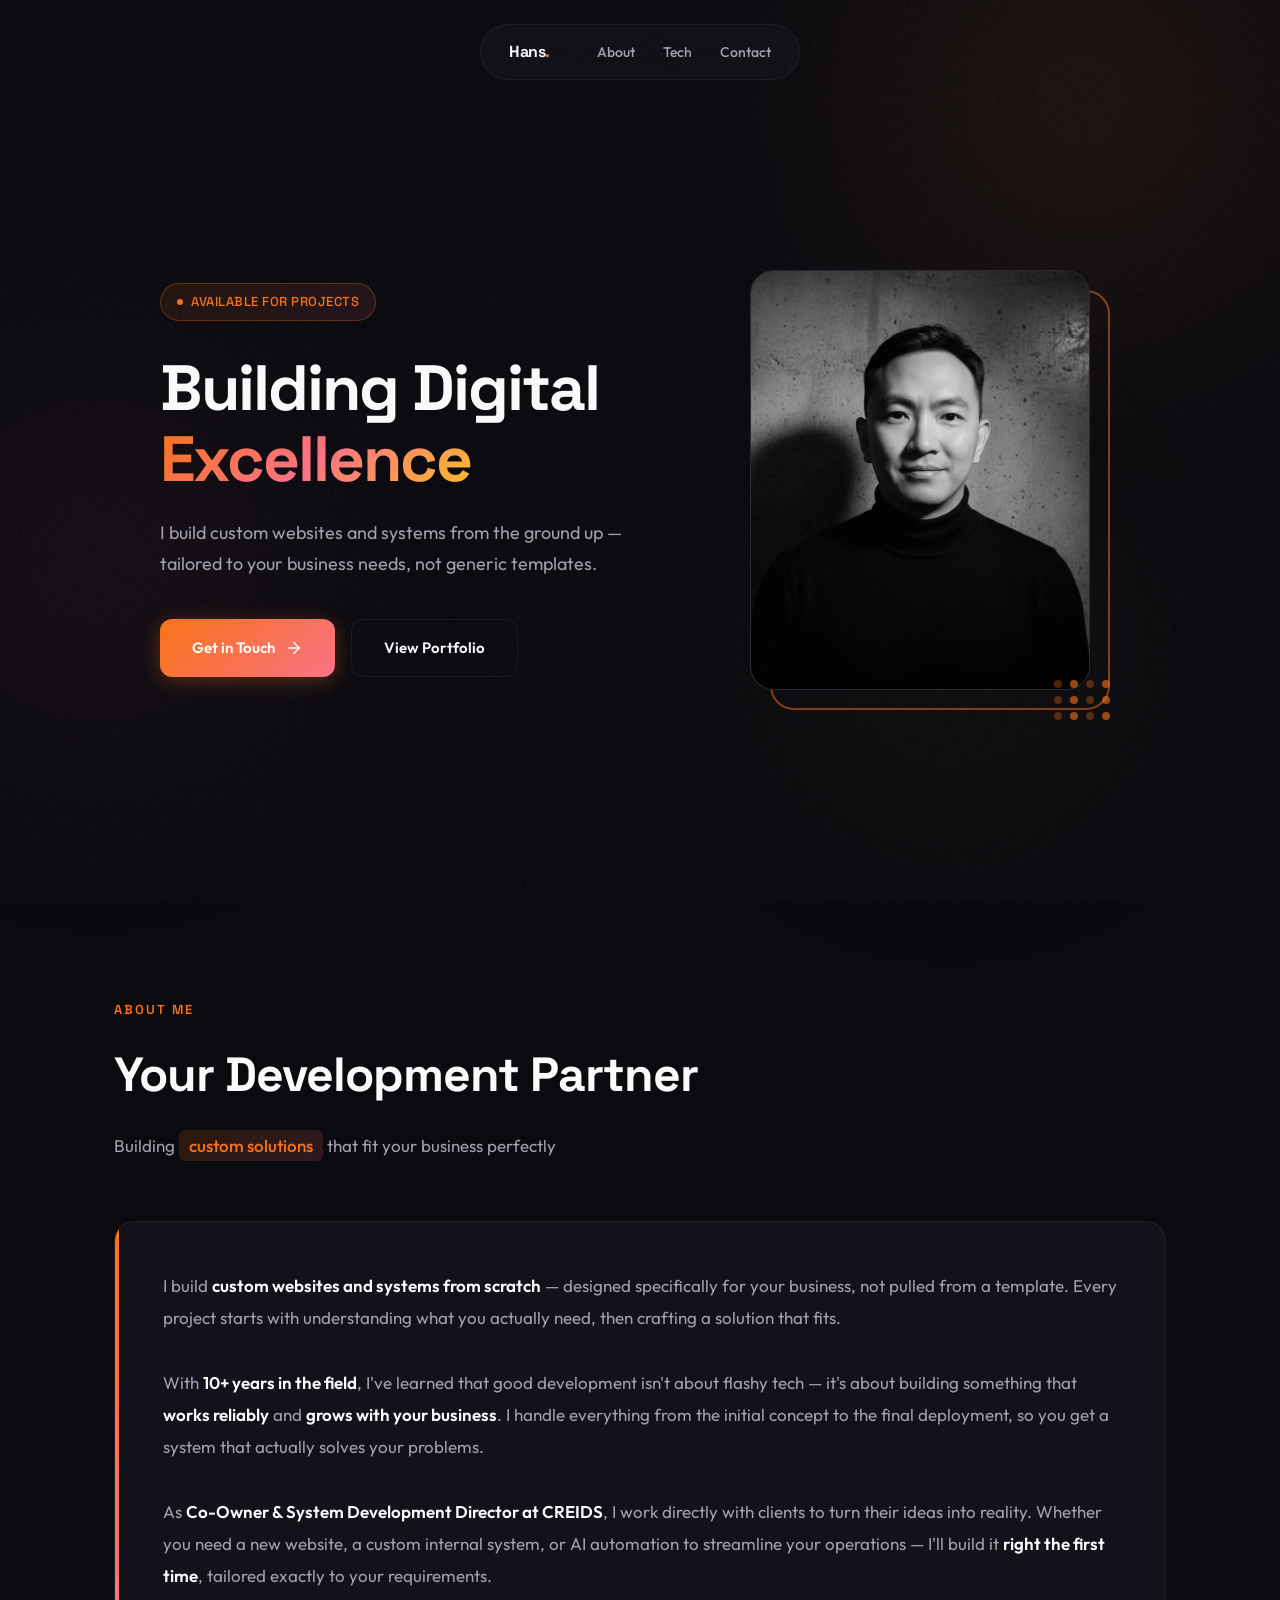
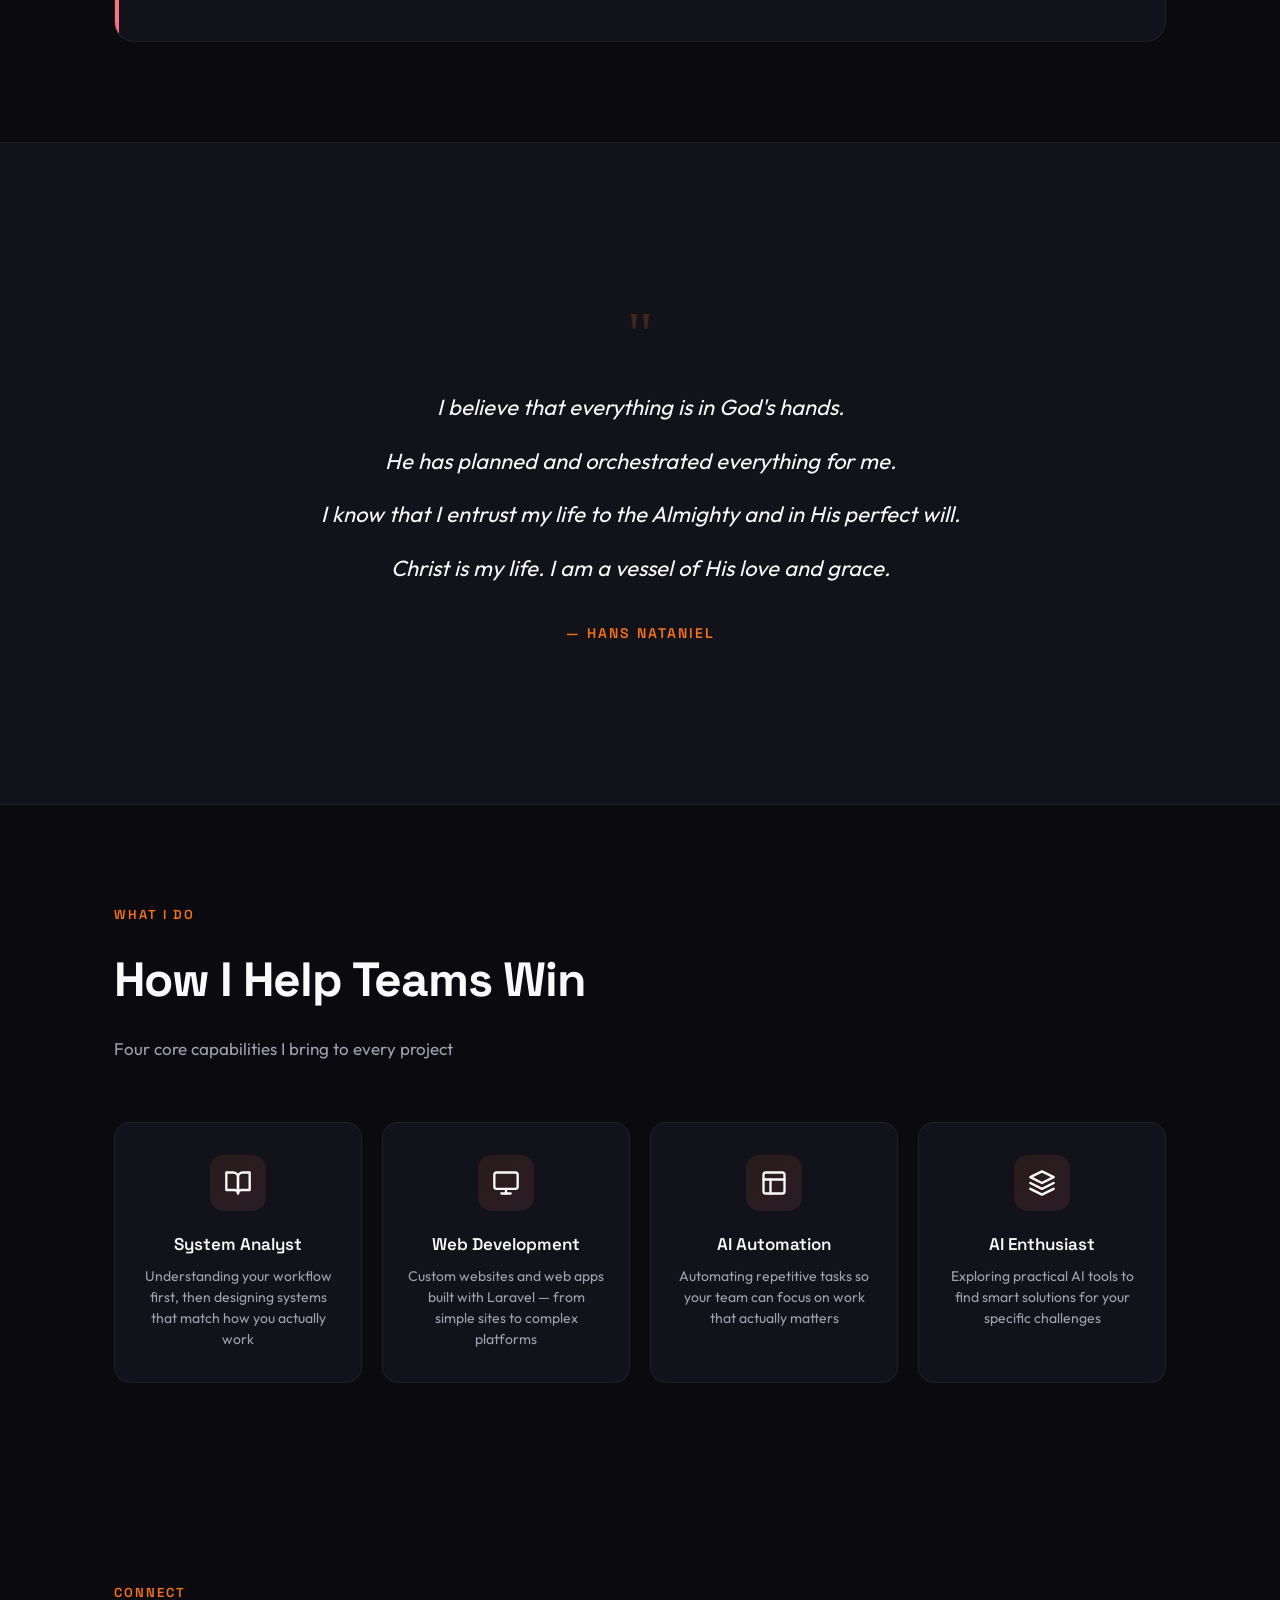
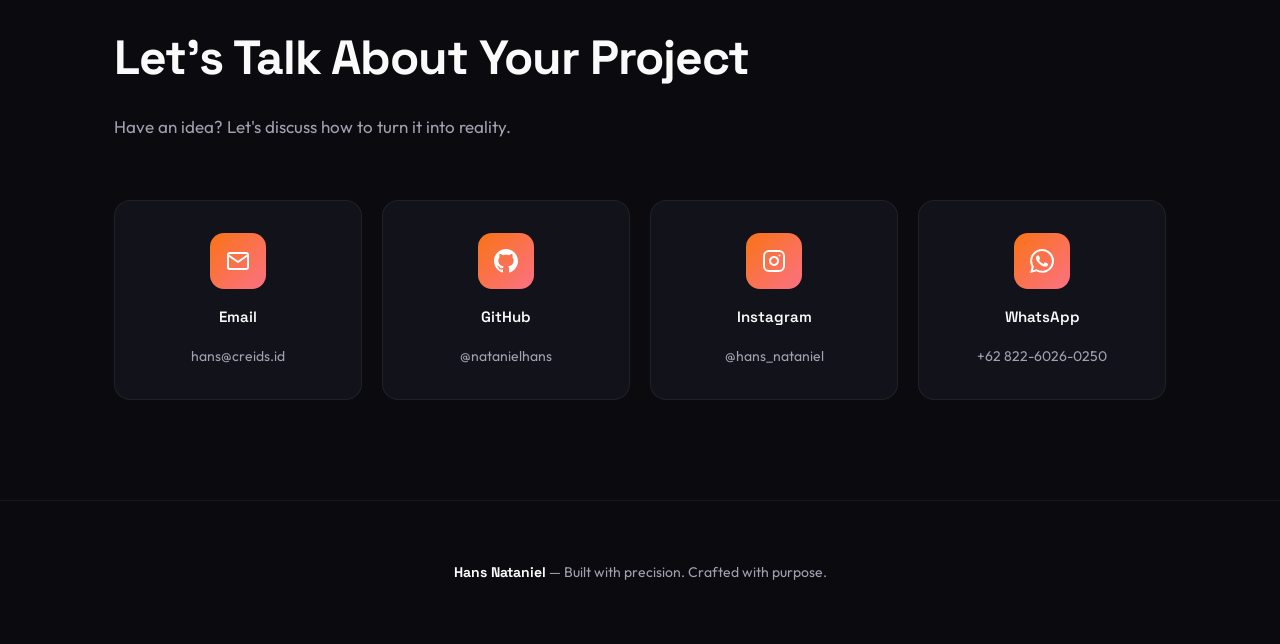
<file: index.html>
<!DOCTYPE html>
<html lang="id">
<head>
    <meta charset="UTF-8">
    <meta name="viewport" content="width=device-width, initial-scale=1.0">
    <title>Hans Nataniel | Full Stack Developer & AI Automation Lead</title>
    <link rel="preconnect" href="https://fonts.googleapis.com">
    <link rel="preconnect" href="https://fonts.gstatic.com" crossorigin>
    <link href="https://fonts.googleapis.com/css2?family=Outfit:wght@300;400;500;600;700;800&family=Space+Grotesk:wght@400;500;600;700&display=swap" rel="stylesheet">
    <style>
        * {
            margin: 0;
            padding: 0;
            box-sizing: border-box;
        }

        :root {
            --bg-primary: #0a0a0f;
            --bg-secondary: #12121a;
            --bg-tertiary: #1a1a25;
            --text-primary: #fafafa;
            --text-secondary: #a0a0b0;
            --accent-warm: #f97316;
            --accent-coral: #fb7185;
            --accent-gold: #fbbf24;
            --border-subtle: rgba(255, 255, 255, 0.06);
            --border-hover: rgba(249, 115, 22, 0.3);
        }

        html {
            scroll-behavior: smooth;
        }

        body {
            font-family: 'Outfit', sans-serif;
            background: var(--bg-primary);
            color: var(--text-primary);
            min-height: 100vh;
            overflow-x: hidden;
            line-height: 1.6;
        }

        /* Animated grain texture overlay */
        body::before {
            content: '';
            position: fixed;
            top: 0;
            left: 0;
            width: 100%;
            height: 100%;
            background-image: url("data:image/svg+xml,%3Csvg viewBox='0 0 256 256' xmlns='http://www.w3.org/2000/svg'%3E%3Cfilter id='noiseFilter'%3E%3CfeTurbulence type='fractalNoise' baseFrequency='0.9' numOctaves='4' stitchTiles='stitch'/%3E%3C/filter%3E%3Crect width='100%25' height='100%25' filter='url(%23noiseFilter)'/%3E%3C/svg%3E");
            opacity: 0.03;
            pointer-events: none;
            z-index: 9999;
        }

        /* Gradient orbs background */
        .bg-orb {
            position: fixed;
            border-radius: 50%;
            filter: blur(120px);
            pointer-events: none;
            z-index: 0;
        }

        .orb-1 {
            width: 600px;
            height: 600px;
            background: radial-gradient(circle, rgba(249, 115, 22, 0.15) 0%, transparent 70%);
            top: -200px;
            right: -100px;
            animation: float-orb 20s ease-in-out infinite;
        }

        .orb-2 {
            width: 500px;
            height: 500px;
            background: radial-gradient(circle, rgba(251, 113, 133, 0.1) 0%, transparent 70%);
            bottom: 10%;
            left: -150px;
            animation: float-orb 25s ease-in-out infinite reverse;
        }

        .orb-3 {
            width: 400px;
            height: 400px;
            background: radial-gradient(circle, rgba(251, 191, 36, 0.08) 0%, transparent 70%);
            top: 50%;
            right: 10%;
            animation: float-orb 18s ease-in-out infinite;
        }

        @keyframes float-orb {
            0%, 100% { transform: translate(0, 0) scale(1); }
            33% { transform: translate(30px, -30px) scale(1.05); }
            66% { transform: translate(-20px, 20px) scale(0.95); }
        }

        /* Container */
        .container {
            position: relative;
            z-index: 1;
            max-width: 1100px;
            margin: 0 auto;
            padding: 0 24px;
        }

        /* Navigation - Floating Pill Style */
        nav {
            position: fixed;
            top: 24px;
            left: 50%;
            transform: translateX(-50%);
            z-index: 100;
            width: auto;
            min-width: 320px;
        }

        .nav-inner {
            display: flex;
            justify-content: space-between;
            align-items: center;
            padding: 14px 28px;
            background: rgba(18, 18, 26, 0.8);
            border: 1px solid var(--border-subtle);
            border-radius: 100px;
            backdrop-filter: blur(20px);
            transition: all 0.3s ease;
        }

        .nav-inner:hover {
            border-color: var(--border-hover);
            background: rgba(18, 18, 26, 0.95);
        }

        .nav-brand {
            font-family: 'Space Grotesk', sans-serif;
            font-size: 16px;
            font-weight: 700;
            letter-spacing: -0.5px;
            color: var(--text-primary);
        }

        .nav-brand span {
            color: var(--accent-warm);
        }

        .nav-links {
            display: flex;
            gap: 28px;
            list-style: none;
        }

        .nav-links a {
            color: var(--text-secondary);
            text-decoration: none;
            font-size: 14px;
            font-weight: 500;
            transition: all 0.2s ease;
            position: relative;
        }

        .nav-links a:hover {
            color: var(--accent-warm);
        }

        /* Hero Section - Asymmetric Layout */
        .hero {
            min-height: 100vh;
            display: flex;
            align-items: center;
            padding: 140px 0 80px;
        }

        .hero-container {
            display: grid;
            grid-template-columns: 1.2fr 1fr;
            gap: 80px;
            align-items: center;
        }

        .hero-content {
            position: relative;
        }

        .hero-badge {
            display: inline-flex;
            align-items: center;
            gap: 8px;
            padding: 8px 16px;
            background: linear-gradient(135deg, rgba(249, 115, 22, 0.1), rgba(251, 113, 133, 0.1));
            border: 1px solid var(--border-hover);
            border-radius: 100px;
            font-size: 13px;
            font-weight: 500;
            color: var(--accent-warm);
            margin-bottom: 32px;
            font-family: 'Space Grotesk', sans-serif;
            letter-spacing: 0.5px;
            text-transform: uppercase;
        }

        .hero-badge::before {
            content: '';
            width: 6px;
            height: 6px;
            background: var(--accent-warm);
            border-radius: 50%;
            animation: pulse-dot 2s ease-in-out infinite;
        }

        @keyframes pulse-dot {
            0%, 100% { opacity: 1; transform: scale(1); }
            50% { opacity: 0.5; transform: scale(1.2); }
        }

        .hero h1 {
            font-family: 'Space Grotesk', sans-serif;
            font-size: clamp(40px, 5vw, 64px);
            font-weight: 700;
            line-height: 1.1;
            margin-bottom: 24px;
            letter-spacing: -2px;
        }

        .hero h1 .gradient-text {
            background: linear-gradient(135deg, var(--accent-warm), var(--accent-coral), var(--accent-gold));
            -webkit-background-clip: text;
            -webkit-text-fill-color: transparent;
            background-clip: text;
        }

        .hero-subtitle {
            font-size: 18px;
            color: var(--text-secondary);
            margin-bottom: 40px;
            line-height: 1.7;
            max-width: 480px;
        }

        .hero-cta {
            display: flex;
            gap: 16px;
            flex-wrap: wrap;
        }

        .btn {
            padding: 16px 32px;
            border: none;
            border-radius: 12px;
            font-size: 15px;
            font-weight: 600;
            cursor: pointer;
            text-decoration: none;
            display: inline-flex;
            align-items: center;
            gap: 10px;
            transition: all 0.3s ease;
            font-family: 'Outfit', sans-serif;
        }

        .btn-primary {
            background: linear-gradient(135deg, var(--accent-warm), var(--accent-coral));
            color: white;
            box-shadow: 0 4px 20px rgba(249, 115, 22, 0.3);
        }

        .btn-primary:hover {
            transform: translateY(-2px);
            box-shadow: 0 8px 30px rgba(249, 115, 22, 0.4);
        }

        .btn-secondary {
            background: transparent;
            color: var(--text-primary);
            border: 1px solid var(--border-subtle);
        }

        .btn-secondary:hover {
            border-color: var(--accent-warm);
            background: rgba(249, 115, 22, 0.05);
        }

        /* Hero Photo - Creative Frame */
        .hero-photo {
            position: relative;
            display: flex;
            justify-content: center;
        }

        .photo-wrapper {
            position: relative;
            width: 340px;
            height: 420px;
        }

        .photo-frame {
            width: 100%;
            height: 100%;
            border-radius: 24px;
            overflow: hidden;
            position: relative;
            background: var(--bg-tertiary);
            border: 1px solid var(--border-subtle);
        }

        .photo-frame img {
            width: 100%;
            height: 100%;
            object-fit: cover;
            transition: transform 0.5s ease;
        }

        .photo-frame:hover img {
            transform: scale(1.05);
        }

        .photo-accent {
            position: absolute;
            width: 100%;
            height: 100%;
            border: 2px solid var(--accent-warm);
            border-radius: 24px;
            top: 20px;
            left: 20px;
            z-index: -1;
            opacity: 0.5;
        }

        .photo-dots {
            position: absolute;
            bottom: -30px;
            right: -20px;
            display: grid;
            grid-template-columns: repeat(4, 8px);
            gap: 8px;
        }

        .photo-dots span {
            width: 8px;
            height: 8px;
            background: var(--accent-warm);
            border-radius: 50%;
            opacity: 0.3;
        }

        .photo-dots span:nth-child(2n) {
            opacity: 0.6;
        }

        /* Section Styles */
        section {
            padding: 100px 0;
            position: relative;
        }

        .section-header {
            margin-bottom: 60px;
        }

        .section-label {
            font-family: 'Space Grotesk', sans-serif;
            font-size: 13px;
            font-weight: 600;
            text-transform: uppercase;
            letter-spacing: 2px;
            color: var(--accent-warm);
            margin-bottom: 16px;
        }

        .section-header h2 {
            font-family: 'Space Grotesk', sans-serif;
            font-size: clamp(32px, 4vw, 48px);
            font-weight: 700;
            letter-spacing: -1px;
            margin-bottom: 16px;
        }

        .section-header p {
            font-size: 17px;
            color: var(--text-secondary);
            max-width: 500px;
        }

        /* About Section - Card with border accent */
        .about-card {
            background: var(--bg-secondary);
            border: 1px solid var(--border-subtle);
            border-radius: 20px;
            padding: 48px;
            position: relative;
            overflow: hidden;
        }

        .about-card::before {
            content: '';
            position: absolute;
            top: 0;
            left: 0;
            width: 4px;
            height: 100%;
            background: linear-gradient(180deg, var(--accent-warm), var(--accent-coral));
        }

        .about-text {
            font-size: 17px;
            line-height: 1.9;
            color: var(--text-secondary);
        }

        .about-text strong {
            color: var(--text-primary);
            font-weight: 600;
        }

        .about-highlight {
            display: inline-block;
            background: linear-gradient(135deg, rgba(249, 115, 22, 0.15), rgba(251, 113, 133, 0.15));
            padding: 2px 10px;
            border-radius: 6px;
            color: var(--accent-warm);
            font-weight: 500;
        }

        /* Philosophy Section */
        .philosophy {
            background: var(--bg-secondary);
            border-top: 1px solid var(--border-subtle);
            border-bottom: 1px solid var(--border-subtle);
        }

        .philosophy-content {
            max-width: 800px;
            margin: 0 auto;
            text-align: center;
            padding: 60px 40px;
            position: relative;
        }

        .quote-icon {
            font-size: 64px;
            color: var(--accent-warm);
            opacity: 0.2;
            line-height: 1;
            margin-bottom: 20px;
            font-family: Georgia, serif;
        }

        .philosophy-quote {
            font-size: 22px;
            line-height: 1.9;
            color: var(--text-primary);
            font-weight: 400;
            margin: 0 0 32px;
            font-style: italic;
        }

        .philosophy-quote br {
            display: block;
            margin-bottom: 12px;
            content: '';
        }

        .philosophy-author {
            font-family: 'Space Grotesk', sans-serif;
            font-size: 14px;
            color: var(--accent-warm);
            font-weight: 600;
            letter-spacing: 2px;
            text-transform: uppercase;
        }

        /* Tech Stack - Horizontal Scroll Cards */
        .tech-grid {
            display: grid;
            grid-template-columns: repeat(4, 1fr);
            gap: 20px;
        }

        .tech-item {
            background: var(--bg-secondary);
            border: 1px solid var(--border-subtle);
            border-radius: 16px;
            padding: 32px 24px;
            text-align: center;
            transition: all 0.3s ease;
            position: relative;
            overflow: hidden;
        }

        .tech-item::before {
            content: '';
            position: absolute;
            top: 0;
            left: 0;
            right: 0;
            height: 3px;
            background: linear-gradient(90deg, var(--accent-warm), var(--accent-coral));
            transform: scaleX(0);
            transition: transform 0.3s ease;
        }

        .tech-item:hover {
            border-color: var(--border-hover);
            transform: translateY(-4px);
        }

        .tech-item:hover::before {
            transform: scaleX(1);
        }

        .tech-icon {
            width: 56px;
            height: 56px;
            background: linear-gradient(135deg, rgba(249, 115, 22, 0.1), rgba(251, 113, 133, 0.1));
            border-radius: 14px;
            display: flex;
            align-items: center;
            justify-content: center;
            margin: 0 auto 20px;
            font-size: 24px;
        }

        .tech-name {
            font-family: 'Space Grotesk', sans-serif;
            font-size: 17px;
            font-weight: 600;
            margin-bottom: 8px;
        }

        .tech-desc {
            font-size: 14px;
            color: var(--text-secondary);
            line-height: 1.5;
        }

        /* Contact Section */
        .contact-grid {
            display: grid;
            grid-template-columns: repeat(4, 1fr);
            gap: 20px;
            margin-top: 50px;
        }

        .contact-card {
            background: var(--bg-secondary);
            border: 1px solid var(--border-subtle);
            border-radius: 16px;
            padding: 32px;
            text-decoration: none;
            color: var(--text-primary);
            transition: all 0.3s ease;
            display: flex;
            flex-direction: column;
            align-items: center;
            text-align: center;
            gap: 16px;
        }

        .contact-card:hover {
            border-color: var(--accent-warm);
            background: linear-gradient(135deg, rgba(249, 115, 22, 0.05), rgba(251, 113, 133, 0.05));
            transform: translateY(-4px);
        }

        .contact-icon {
            width: 56px;
            height: 56px;
            background: linear-gradient(135deg, var(--accent-warm), var(--accent-coral));
            border-radius: 14px;
            display: flex;
            align-items: center;
            justify-content: center;
            font-size: 24px;
            transition: transform 0.3s ease;
        }

        .contact-card:hover .contact-icon {
            transform: scale(1.1) rotate(-5deg);
        }

        .contact-label {
            font-family: 'Space Grotesk', sans-serif;
            font-size: 15px;
            font-weight: 600;
        }

        .contact-value {
            font-size: 14px;
            color: var(--text-secondary);
        }

        /* Footer */
        footer {
            padding: 60px 0;
            text-align: center;
            border-top: 1px solid var(--border-subtle);
        }

        .footer-text {
            color: var(--text-secondary);
            font-size: 14px;
        }

        .footer-brand {
            font-family: 'Space Grotesk', sans-serif;
            font-weight: 700;
            color: var(--text-primary);
        }

        /* Animations - FADE IN FROM RIGHT TO LEFT */
        @keyframes fadeInRight {
            from {
                opacity: 0;
                transform: translateX(60px);
            }
            to {
                opacity: 1;
                transform: translateX(0);
            }
        }

        @keyframes fadeInRightSmall {
            from {
                opacity: 0;
                transform: translateX(30px);
            }
            to {
                opacity: 1;
                transform: translateX(0);
            }
        }

        /* Animation Classes */
        .animate-on-scroll {
            opacity: 0;
            transform: translateX(60px);
        }

        .animate-on-scroll.animated {
            animation: fadeInRight 0.8s cubic-bezier(0.25, 0.46, 0.45, 0.94) forwards;
        }

        /* Stagger children animations */
        .stagger-parent .stagger-child {
            opacity: 0;
            transform: translateX(40px);
        }

        .stagger-parent.animated .stagger-child:nth-child(1) { animation: fadeInRightSmall 0.6s ease forwards 0.1s; }
        .stagger-parent.animated .stagger-child:nth-child(2) { animation: fadeInRightSmall 0.6s ease forwards 0.2s; }
        .stagger-parent.animated .stagger-child:nth-child(3) { animation: fadeInRightSmall 0.6s ease forwards 0.3s; }
        .stagger-parent.animated .stagger-child:nth-child(4) { animation: fadeInRightSmall 0.6s ease forwards 0.4s; }
        .stagger-parent.animated .stagger-child:nth-child(5) { animation: fadeInRightSmall 0.6s ease forwards 0.5s; }
        .stagger-parent.animated .stagger-child:nth-child(6) { animation: fadeInRightSmall 0.6s ease forwards 0.6s; }

        .stagger-parent.animated .stagger-child {
            animation-fill-mode: forwards;
        }

        /* Reduced motion support */
        @media (prefers-reduced-motion: reduce) {
            .animate-on-scroll,
            .stagger-parent .stagger-child {
                opacity: 1;
                transform: none;
                animation: none;
            }
        }

        /* Responsive */
        @media (max-width: 1024px) {
            .tech-grid {
                grid-template-columns: repeat(2, 1fr);
            }
            .contact-grid {
                grid-template-columns: repeat(2, 1fr);
            }
        }

        @media (max-width: 768px) {
            nav {
                top: 16px;
                left: 16px;
                right: 16px;
                transform: none;
                width: auto;
                min-width: auto;
            }

            .nav-inner {
                padding: 12px 20px;
            }

            .nav-links {
                gap: 20px;
            }

            .nav-links a {
                font-size: 13px;
            }

            .hero {
                padding: 120px 0 60px;
            }

            .hero-container {
                grid-template-columns: 1fr;
                gap: 50px;
            }

            .hero-content {
                text-align: center;
            }

            .hero-subtitle {
                margin-left: auto;
                margin-right: auto;
            }

            .hero-cta {
                justify-content: center;
            }

            .photo-wrapper {
                width: 280px;
                height: 350px;
            }

            .about-card {
                padding: 32px 24px;
            }

            .philosophy-content {
                padding: 40px 24px;
            }

            .philosophy-quote {
                font-size: 18px;
            }

            .tech-grid,
            .contact-grid {
                grid-template-columns: 1fr;
            }

            .btn {
                width: 100%;
                justify-content: center;
            }
        }
    </style>
</head>
<body>
    <!-- Background Orbs -->
    <div class="bg-orb orb-1"></div>
    <div class="bg-orb orb-2"></div>
    <div class="bg-orb orb-3"></div>

    <!-- Navigation -->
    <nav>
        <div class="nav-inner">
            <div class="nav-brand">Hans<span>.</span></div>
            <ul class="nav-links">
                <li><a href="#about">About</a></li>
                <li><a href="#tech">Tech</a></li>
                <li><a href="#contact">Contact</a></li>
            </ul>
        </div>
    </nav>

    <!-- Hero Section -->
    <section class="hero">
        <div class="container">
            <div class="hero-container">
                <div class="hero-content">
                    <div class="hero-badge">Available for Projects</div>
                    <h1>
                        Building Digital<br>
                        <span class="gradient-text">Excellence</span>
                    </h1>
                    <p class="hero-subtitle">
                        I build custom websites and systems from the ground up — tailored to your business needs, not generic templates.
                    </p>
                    <div class="hero-cta">
                        <a href="#contact" class="btn btn-primary">
                            <span>Get in Touch</span>
                            <svg width="18" height="18" viewBox="0 0 24 24" fill="none" stroke="currentColor" stroke-width="2" stroke-linecap="round" stroke-linejoin="round"><line x1="5" y1="12" x2="19" y2="12"></line><polyline points="12 5 19 12 12 19"></polyline></svg>
                        </a>
                        <a href="https://creids.id/en/work" target="_blank" class="btn btn-secondary">View Portfolio</a>
                    </div>
                </div>
                <div class="hero-photo">
                    <div class="photo-wrapper">
                        <div class="photo-frame">
                            <img src="photo.png" alt="Hans Nataniel - Full Stack Developer">
                        </div>
                        <div class="photo-accent"></div>
                        <div class="photo-dots">
                            <span></span><span></span><span></span><span></span>
                            <span></span><span></span><span></span><span></span>
                            <span></span><span></span><span></span><span></span>
                        </div>
                    </div>
                </div>
            </div>
        </div>
    </section>

    <!-- About Section -->
    <section class="about" id="about">
        <div class="container">
            <div class="section-header animate-on-scroll">
                <div class="section-label">About Me</div>
                <h2>Your Development Partner</h2>
                <p>Building <span class="about-highlight">custom solutions</span> that fit your business perfectly</p>
            </div>
            <div class="about-card animate-on-scroll">
                <p class="about-text">
                    I build <strong>custom websites and systems from scratch</strong> — designed specifically for your business, not pulled from a template. Every project starts with understanding what you actually need, then crafting a solution that fits.
                    <br><br>
                    With <strong>10+ years in the field</strong>, I've learned that good development isn't about flashy tech — it's about building something that <strong>works reliably</strong> and <strong>grows with your business</strong>. I handle everything from the initial concept to the final deployment, so you get a system that actually solves your problems.
                    <br><br>
                    As <strong>Co-Owner & System Development Director at CREIDS</strong>, I work directly with clients to turn their ideas into reality. Whether you need a new website, a custom internal system, or AI automation to streamline your operations — I'll build it <strong>right the first time</strong>, tailored exactly to your requirements.
                </p>
            </div>
        </div>
    </section>

    <!-- Philosophy Section -->
    <section class="philosophy">
        <div class="container">
            <div class="philosophy-content animate-on-scroll">
                <div class="quote-icon">"</div>
                <blockquote class="philosophy-quote">
                    I believe that everything is in God's hands.<br>
                    He has planned and orchestrated everything for me.<br>
                    I know that I entrust my life to the Almighty and in His perfect will.<br>
                    Christ is my life. I am a vessel of His love and grace.
                </blockquote>
                <p class="philosophy-author">— Hans Nataniel</p>
            </div>
        </div>
    </section>

    <!-- Tech Stack Section -->
    <section class="tech-stack" id="tech">
        <div class="container">
            <div class="section-header animate-on-scroll">
                <div class="section-label">What I Do</div>
                <h2>How I Help Teams Win</h2>
                <p>Four core capabilities I bring to every project</p>
            </div>
            <div class="tech-grid stagger-parent">
                <div class="tech-item stagger-child">
                    <div class="tech-icon">
                        <svg width="28" height="28" viewBox="0 0 24 24" fill="none" stroke="currentColor" stroke-width="2" stroke-linecap="round" stroke-linejoin="round"><path d="M2 3h6a4 4 0 0 1 4 4v14a3 3 0 0 0-3-3H2z"></path><path d="M22 3h-6a4 4 0 0 0-4 4v14a3 3 0 0 1 3-3h7z"></path></svg>
                    </div>
                    <div class="tech-name">System Analyst</div>
                    <div class="tech-desc">Understanding your workflow first, then designing systems that match how you actually work</div>
                </div>
                <div class="tech-item stagger-child">
                    <div class="tech-icon">
                        <svg width="28" height="28" viewBox="0 0 24 24" fill="none" stroke="currentColor" stroke-width="2" stroke-linecap="round" stroke-linejoin="round"><rect x="2" y="3" width="20" height="14" rx="2" ry="2"></rect><line x1="8" y1="21" x2="16" y2="21"></line><line x1="12" y1="17" x2="12" y2="21"></line></svg>
                    </div>
                    <div class="tech-name">Web Development</div>
                    <div class="tech-desc">Custom websites and web apps built with Laravel — from simple sites to complex platforms</div>
                </div>
                <div class="tech-item stagger-child">
                    <div class="tech-icon">
                        <svg width="28" height="28" viewBox="0 0 24 24" fill="none" stroke="currentColor" stroke-width="2" stroke-linecap="round" stroke-linejoin="round"><rect x="3" y="3" width="18" height="18" rx="2" ry="2"></rect><line x1="3" y1="9" x2="21" y2="9"></line><line x1="9" y1="21" x2="9" y2="9"></line></svg>
                    </div>
                    <div class="tech-name">AI Automation</div>
                    <div class="tech-desc">Automating repetitive tasks so your team can focus on work that actually matters</div>
                </div>
                <div class="tech-item stagger-child">
                    <div class="tech-icon">
                        <svg width="28" height="28" viewBox="0 0 24 24" fill="none" stroke="currentColor" stroke-width="2" stroke-linecap="round" stroke-linejoin="round"><path d="M12 2L2 7l10 5 10-5-10-5z"></path><path d="M2 17l10 5 10-5"></path><path d="M2 12l10 5 10-5"></path></svg>
                    </div>
                    <div class="tech-name">AI Enthusiast</div>
                    <div class="tech-desc">Exploring practical AI tools to find smart solutions for your specific challenges</div>
                </div>
            </div>
        </div>
    </section>

    <!-- Contact Section -->
    <section class="contact" id="contact">
        <div class="container">
            <div class="section-header animate-on-scroll">
                <div class="section-label">Connect</div>
                <h2>Let's Talk About Your Project</h2>
                <p>Have an idea? Let's discuss how to turn it into reality.</p>
            </div>
            <div class="contact-grid stagger-parent">
                <a href="mailto:hans@creids.id" class="contact-card stagger-child">
                    <div class="contact-icon">
                        <svg width="24" height="24" viewBox="0 0 24 24" fill="none" stroke="white" stroke-width="2" stroke-linecap="round" stroke-linejoin="round"><path d="M4 4h16c1.1 0 2 .9 2 2v12c0 1.1-.9 2-2 2H4c-1.1 0-2-.9-2-2V6c0-1.1.9-2 2-2z"></path><polyline points="22,6 12,13 2,6"></polyline></svg>
                    </div>
                    <div class="contact-label">Email</div>
                    <div class="contact-value">hans@creids.id</div>
                </a>
                <a href="https://github.com/natanielhans" target="_blank" class="contact-card stagger-child">
                    <div class="contact-icon">
                        <svg width="24" height="24" viewBox="0 0 24 24" fill="white"><path d="M12 0c-6.626 0-12 5.373-12 12 0 5.302 3.438 9.8 8.207 11.387.599.111.793-.261.793-.577v-2.234c-3.338.726-4.033-1.416-4.033-1.416-.546-1.387-1.333-1.756-1.333-1.756-1.089-.745.083-.729.083-.729 1.205.084 1.839 1.237 1.839 1.237 1.07 1.834 2.807 1.304 3.492.997.107-.775.418-1.305.762-1.604-2.665-.305-5.467-1.334-5.467-5.931 0-1.311.469-2.381 1.236-3.221-.124-.303-.535-1.524.117-3.176 0 0 1.008-.322 3.301 1.23.957-.266 1.983-.399 3.003-.404 1.02.005 2.047.138 3.006.404 2.291-1.552 3.297-1.23 3.297-1.23.653 1.653.242 2.874.118 3.176.77.84 1.235 1.911 1.235 3.221 0 4.609-2.807 5.624-5.479 5.921.43.372.823 1.102.823 2.222v3.293c0 .319.192.694.801.576 4.765-1.589 8.199-6.086 8.199-11.386 0-6.627-5.373-12-12-12z"/></svg>
                    </div>
                    <div class="contact-label">GitHub</div>
                    <div class="contact-value">@natanielhans</div>
                </a>
                <a href="https://instagram.com/hans_nataniel" target="_blank" class="contact-card stagger-child">
                    <div class="contact-icon">
                        <svg width="24" height="24" viewBox="0 0 24 24" fill="none" stroke="white" stroke-width="2" stroke-linecap="round" stroke-linejoin="round"><rect x="2" y="2" width="20" height="20" rx="5" ry="5"></rect><path d="M16 11.37A4 4 0 1 1 12.63 8 4 4 0 0 1 16 11.37z"></path><line x1="17.5" y1="6.5" x2="17.51" y2="6.5"></line></svg>
                    </div>
                    <div class="contact-label">Instagram</div>
                    <div class="contact-value">@hans_nataniel</div>
                </a>
                <a href="https://wa.me/6282260260250" target="_blank" class="contact-card stagger-child">
                    <div class="contact-icon">
                        <svg width="24" height="24" viewBox="0 0 24 24" fill="white"><path d="M17.472 14.382c-.297-.149-1.758-.867-2.03-.967-.273-.099-.471-.148-.67.15-.197.297-.767.966-.94 1.164-.173.199-.347.223-.644.075-.297-.15-1.255-.463-2.39-1.475-.883-.788-1.48-1.761-1.653-2.059-.173-.297-.018-.458.13-.606.134-.133.298-.347.446-.52.149-.174.198-.298.298-.497.099-.198.05-.371-.025-.52-.075-.149-.669-1.612-.916-2.207-.242-.579-.487-.5-.669-.51-.173-.008-.371-.01-.57-.01-.198 0-.52.074-.792.372-.272.297-1.04 1.016-1.04 2.479 0 1.462 1.065 2.875 1.213 3.074.149.198 2.096 3.2 5.077 4.487.709.306 1.262.489 1.694.625.712.227 1.36.195 1.871.118.571-.085 1.758-.719 2.006-1.413.248-.694.248-1.289.173-1.413-.074-.124-.272-.198-.57-.347m-5.421 7.403h-.004a9.87 9.87 0 01-5.031-1.378l-.361-.214-3.741.982.998-3.648-.235-.374a9.86 9.86 0 01-1.51-5.26c.001-5.45 4.436-9.884 9.888-9.884 2.64 0 5.122 1.03 6.988 2.898a9.825 9.825 0 012.893 6.994c-.003 5.45-4.437 9.884-9.885 9.884m8.413-18.297A11.815 11.815 0 0012.05 0C5.495 0 .16 5.335.157 11.892c0 2.096.547 4.142 1.588 5.945L.057 24l6.305-1.654a11.882 11.882 0 005.683 1.448h.005c6.554 0 11.89-5.335 11.893-11.893a11.821 11.821 0 00-3.48-8.413z"/></svg>
                    </div>
                    <div class="contact-label">WhatsApp</div>
                    <div class="contact-value">+62 822-6026-0250</div>
                </a>
            </div>
        </div>
    </section>

    <!-- Footer -->
    <footer>
        <div class="container">
            <p class="footer-text">
                <span class="footer-brand">Hans Nataniel</span> — Built with precision. Crafted with purpose.
            </p>
        </div>
    </footer>

    <script>
        // Intersection Observer for right-to-left fade-in animations
        const observerOptions = {
            threshold: 0.15,
            rootMargin: '0px 0px -50px 0px'
        };

        const observer = new IntersectionObserver((entries) => {
            entries.forEach(entry => {
                if (entry.isIntersecting) {
                    entry.target.classList.add('animated');
                    
                    // Stop observing once animated
                    observer.unobserve(entry.target);
                }
            });
        }, observerOptions);

        // Observe all elements with animate-on-scroll class
        document.querySelectorAll('.animate-on-scroll').forEach(el => {
            observer.observe(el);
        });

        // Observe stagger parents
        document.querySelectorAll('.stagger-parent').forEach(el => {
            observer.observe(el);
        });

        // Smooth scroll for navigation links
        document.querySelectorAll('a[href^="#"]').forEach(anchor => {
            anchor.addEventListener('click', function (e) {
                e.preventDefault();
                const target = document.querySelector(this.getAttribute('href'));
                if (target) {
                    target.scrollIntoView({ behavior: 'smooth', block: 'start' });
                }
            });
        });

        // Navbar background on scroll
        let lastScroll = 0;
        window.addEventListener('scroll', () => {
            const nav = document.querySelector('.nav-inner');
            const currentScroll = window.scrollY;
            
            if (currentScroll > 100) {
                nav.style.background = 'rgba(18, 18, 26, 0.95)';
                nav.style.borderColor = 'rgba(249, 115, 22, 0.2)';
            } else {
                nav.style.background = 'rgba(18, 18, 26, 0.8)';
                nav.style.borderColor = 'var(--border-subtle)';
            }
            
            lastScroll = currentScroll;
        });
    </script>
</body>
</html>
</file>
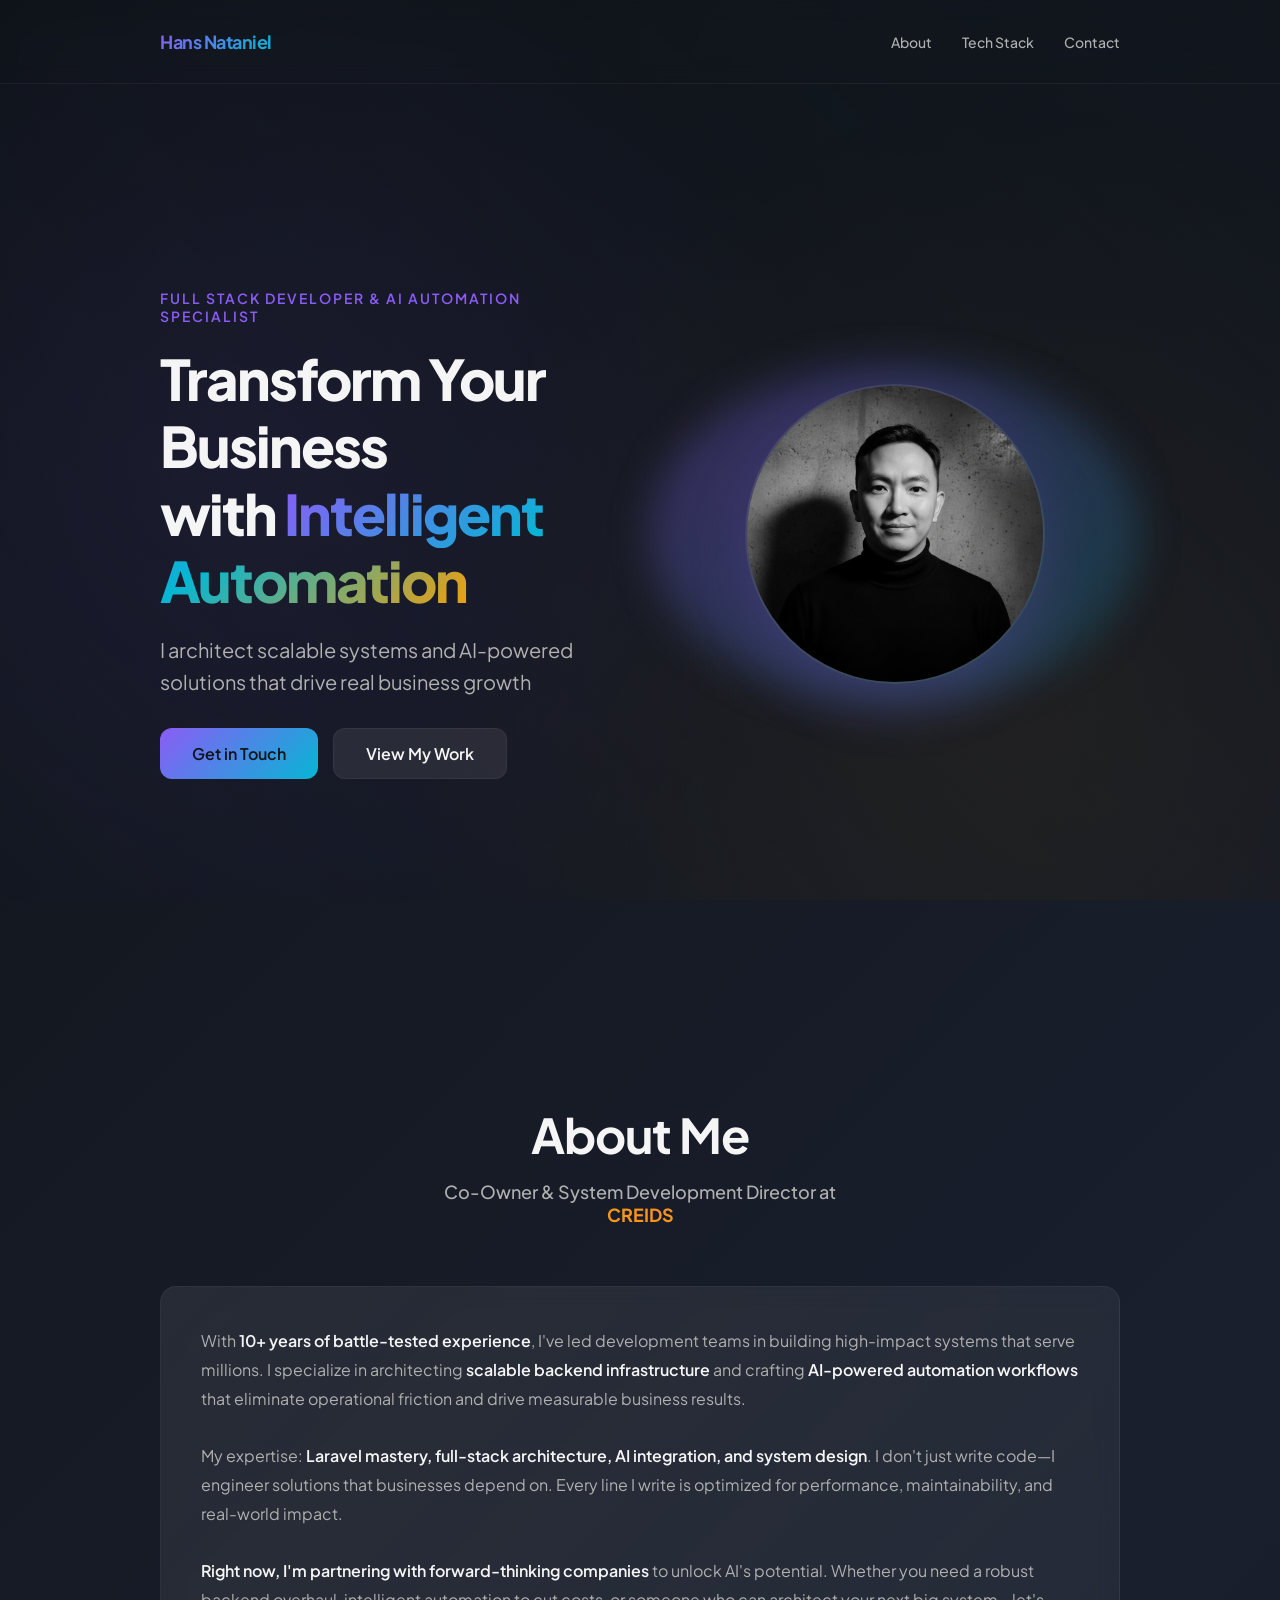
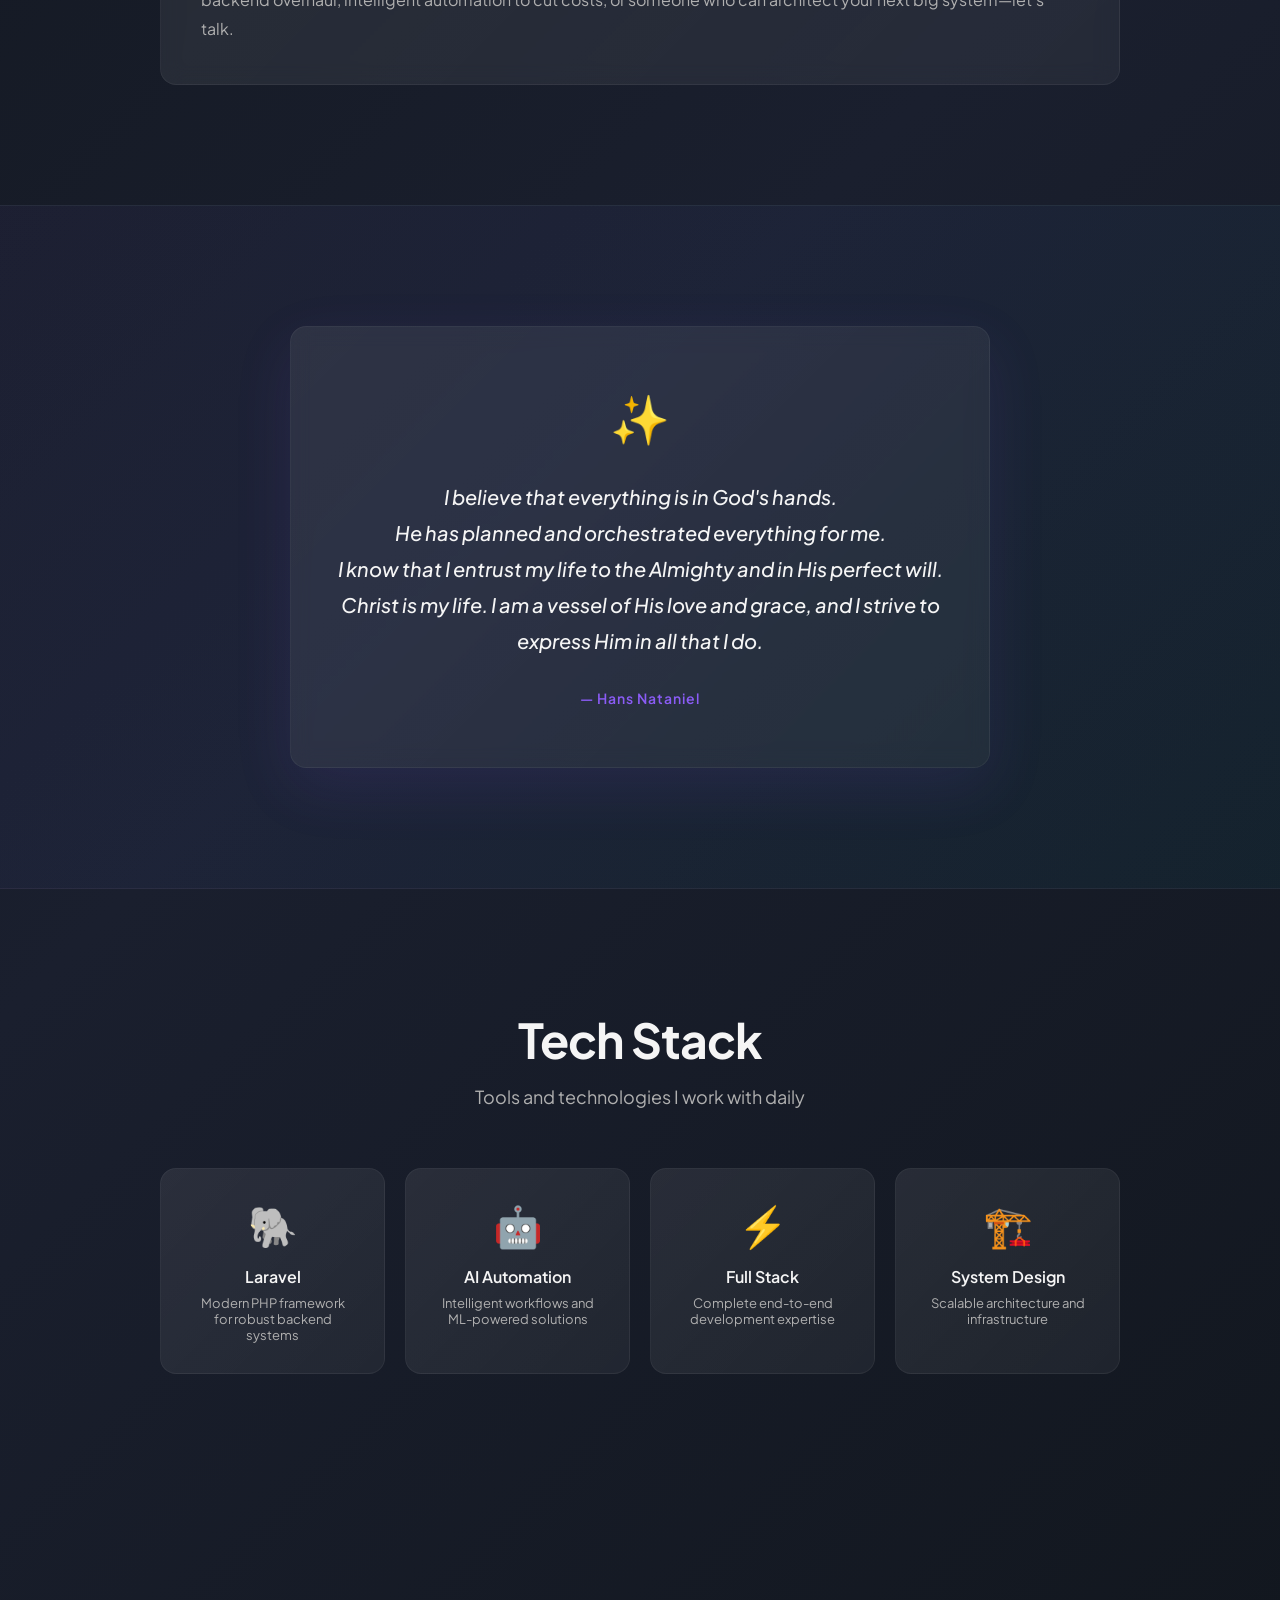
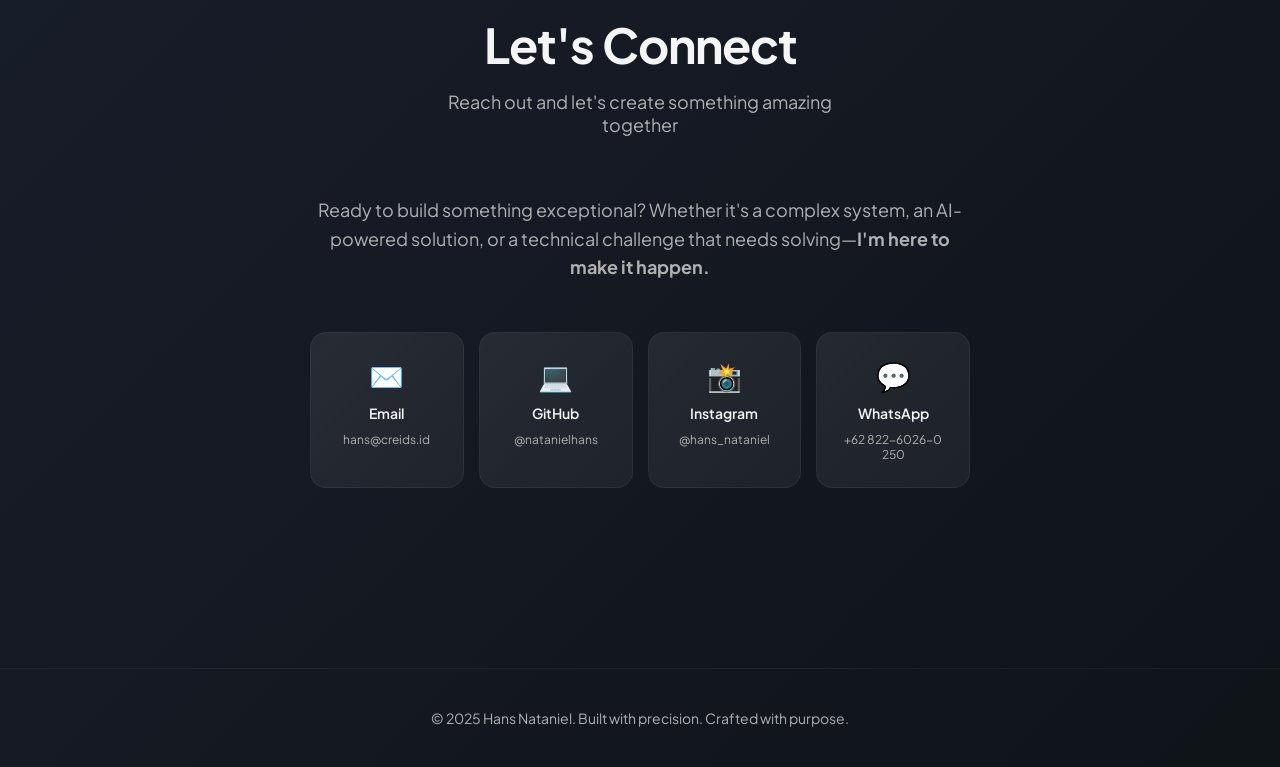
<file: index_bu.html>
<!DOCTYPE html>
<html lang="id">
<head>
    <meta charset="UTF-8">
    <meta name="viewport" content="width=device-width, initial-scale=1.0">
    <title>Hans Nataniel | Full Stack Developer & AI Automation Lead</title>
    <link rel="preconnect" href="https://fonts.googleapis.com">
    <link rel="preconnect" href="https://fonts.gstatic.com" crossorigin>
    <link href="https://fonts.googleapis.com/css2?family=Plus+Jakarta+Sans:wght@500;600;700;800&family=JetBrains+Mono:wght@400;500&display=swap" rel="stylesheet">
    <style>
        * {
            margin: 0;
            padding: 0;
            box-sizing: border-box;
        }

        :root {
            --bg-primary: #0F1419;
            --bg-secondary: #1a1f2e;
            --bg-tertiary: #242d3d;
            --text-primary: #f5f5f5;
            --text-secondary: #b0b0b0;
            --accent-green: #8b5cf6;
            --accent-amber: #f59e0b;
            --accent-cyan: #06b6d4;
            --glass-light: rgba(255, 255, 255, 0.05);
            --glass-medium: rgba(255, 255, 255, 0.08);
            --glass-dark: rgba(0, 0, 0, 0.3);
        }

        html {
            scroll-behavior: smooth;
        }

        body {
            font-family: 'Plus Jakarta Sans', sans-serif;
            background: linear-gradient(135deg, var(--bg-primary) 0%, var(--bg-secondary) 50%, var(--bg-primary) 100%);
            color: var(--text-primary);
            min-height: 100vh;
            position: relative;
            overflow-x: hidden;
        }

        /* Animated background */
        body::before {
            content: '';
            position: fixed;
            top: 0;
            left: 0;
            width: 100%;
            height: 100%;
            background: radial-gradient(circle at 20% 50%, rgba(139, 92, 246, 0.1) 0%, transparent 50%),
                        radial-gradient(circle at 80% 80%, rgba(245, 158, 11, 0.08) 0%, transparent 50%);
            pointer-events: none;
            z-index: 0;
        }

        body::after {
            content: '';
            position: fixed;
            top: 0;
            left: 0;
            width: 100%;
            height: 100%;
            background:
                linear-gradient(45deg, transparent 0%, rgba(15, 20, 25, 0.5) 100%);
            pointer-events: none;
            z-index: 0;
        }

        /* Container */
        .container {
            position: relative;
            z-index: 1;
            max-width: 1000px;
            margin: 0 auto;
            padding: 0 20px;
        }

        /* Navigation */
        nav {
            padding: 30px 0;
            backdrop-filter: blur(10px);
            border-bottom: 1px solid var(--glass-light);
            position: sticky;
            top: 0;
            z-index: 100;
        }

        nav .container {
            display: flex;
            justify-content: space-between;
            align-items: center;
        }

        .nav-brand {
            font-size: 18px;
            font-weight: 700;
            letter-spacing: -0.5px;
            background: linear-gradient(135deg, var(--accent-green), var(--accent-cyan));
            -webkit-background-clip: text;
            -webkit-text-fill-color: transparent;
            background-clip: text;
        }

        .nav-links {
            display: flex;
            gap: 30px;
            list-style: none;
        }

        .nav-links a {
            color: var(--text-secondary);
            text-decoration: none;
            font-size: 14px;
            font-weight: 500;
            transition: color 0.3s ease;
            position: relative;
        }

        .nav-links a::after {
            content: '';
            position: absolute;
            bottom: -5px;
            left: 0;
            width: 0;
            height: 2px;
            background: linear-gradient(90deg, var(--accent-green), var(--accent-cyan));
            transition: width 0.3s ease;
        }

        .nav-links a:hover {
            color: var(--text-primary);
        }

        .nav-links a:hover::after {
            width: 100%;
        }

        /* Hero Section */
        .hero {
            min-height: 100vh;
            display: flex;
            align-items: center;
            justify-content: center;
            text-align: center;
            padding: 60px 20px;
            animation: fadeIn 0.8s ease-out;
        }

        .hero-container {
            display: grid;
            grid-template-columns: 1fr 1fr;
            gap: 60px;
            align-items: center;
            max-width: 1000px;
            width: 100%;
        }

        .hero-content {
            text-align: left;
        }

        .hero-photo {
            position: relative;
            display: flex;
            align-items: center;
            justify-content: center;
        }

        .photo-frame {
            width: 300px;
            height: 300px;
            border-radius: 50%;
            overflow: hidden;
            position: relative;
            background: linear-gradient(135deg, var(--glass-medium), var(--glass-light));
            border: 2px solid var(--glass-light);
            backdrop-filter: blur(10px);
            animation: slideRight 0.8s ease-out 0.3s both;
            box-shadow: 0 20px 60px rgba(139, 92, 246, 0.2);
        }

        .photo-frame img {
            width: 100%;
            height: 100%;
            object-fit: cover;
        }

        .photo-glow {
            position: absolute;
            top: -20px;
            left: -20px;
            right: -20px;
            bottom: -20px;
            border-radius: 50%;
            background: linear-gradient(135deg, rgba(139, 92, 246, 0.3), rgba(6, 182, 212, 0.2));
            filter: blur(20px);
            z-index: -1;
            animation: pulse 3s ease-in-out infinite;
        }

        .hero h1 {
            font-size: clamp(42px, 6vw, 56px);
            font-weight: 800;
            line-height: 1.2;
            margin-bottom: 20px;
            letter-spacing: -2px;
            animation: slideRight 0.8s ease-out 0.2s both;
            text-align: left;
        }

        .hero h1 span {
            background: linear-gradient(135deg, var(--accent-green), var(--accent-cyan), var(--accent-amber));
            -webkit-background-clip: text;
            -webkit-text-fill-color: transparent;
            background-clip: text;
        }

        .hero-subtitle {
            font-size: 20px;
            color: var(--text-secondary);
            margin-bottom: 30px;
            line-height: 1.6;
            animation: slideRight 0.8s ease-out 0.4s both;
        }

        .hero-role {
            font-size: 14px;
            font-weight: 600;
            color: var(--accent-green);
            text-transform: uppercase;
            letter-spacing: 2px;
            margin-bottom: 20px;
            animation: slideRight 0.8s ease-out 0.1s both;
        }

        .hero-cta {
            display: flex;
            gap: 15px;
            justify-content: flex-start;
            flex-wrap: wrap;
            animation: slideRight 0.8s ease-out 0.5s both;
        }

        .btn {
            padding: 14px 32px;
            border: none;
            border-radius: 12px;
            font-size: 16px;
            font-weight: 600;
            cursor: pointer;
            text-decoration: none;
            display: inline-flex;
            align-items: center;
            gap: 8px;
            transition: all 0.3s ease;
            font-family: 'Plus Jakarta Sans', sans-serif;
        }

        .btn-primary {
            background: linear-gradient(135deg, var(--accent-green), var(--accent-cyan));
            color: var(--bg-primary);
        }

        .btn-primary:hover {
            transform: translateY(-3px);
            box-shadow: 0 12px 30px rgba(139, 92, 246, 0.3);
        }

        .btn-secondary {
            background: var(--glass-medium);
            color: var(--text-primary);
            border: 1px solid var(--glass-light);
            backdrop-filter: blur(10px);
        }

        .btn-secondary:hover {
            background: var(--glass-light);
            border-color: var(--accent-green);
        }


        /* About Section */
        .about {
            padding: 120px 0;
        }

        .section-header {
            text-align: center;
            margin-bottom: 60px;
        }

        .section-header h2 {
            font-size: clamp(36px, 5vw, 48px);
            margin-bottom: 15px;
            letter-spacing: -1px;
        }

        .section-header p {
            font-size: 18px;
            color: var(--text-secondary);
            max-width: 400px;
            margin: 0 auto;
        }

        .role-subtitle {
            font-size: 16px;
            color: var(--text-secondary);
            margin-top: 10px;
            margin-bottom: 30px;
            font-weight: 500;
        }

        .glass-card {
            background: linear-gradient(135deg, var(--glass-medium) 0%, var(--glass-light) 100%);
            border: 1px solid var(--glass-light);
            border-radius: 16px;
            padding: 40px;
            backdrop-filter: blur(10px);
            transition: all 0.3s ease;
            opacity: 0;
        }

        .glass-card:hover {
            border-color: var(--accent-green);
            box-shadow: 0 20px 40px rgba(139, 92, 246, 0.15);
            transform: translateY(-5px);
        }

        .about-text {
            font-size: 16px;
            line-height: 1.8;
            color: var(--text-secondary);
        }

        .about-text strong {
            color: var(--text-primary);
            font-weight: 600;
        }

        /* Philosophy Section */
        .philosophy {
            padding: 120px 0;
            background: linear-gradient(135deg, rgba(139, 92, 246, 0.05) 0%, rgba(6, 182, 212, 0.05) 100%);
            border-top: 1px solid var(--glass-light);
            border-bottom: 1px solid var(--glass-light);
        }

        .philosophy-content {
            max-width: 700px;
            margin: 0 auto;
            text-align: center;
            padding: 60px 40px;
            background: linear-gradient(135deg, var(--glass-medium) 0%, var(--glass-light) 100%);
            border: 1px solid var(--glass-light);
            border-radius: 16px;
            backdrop-filter: blur(10px);
            box-shadow: 0 20px 60px rgba(139, 92, 246, 0.1);
            opacity: 0;
        }

        .philosophy-icon {
            font-size: 48px;
            margin-bottom: 30px;
            animation: slideUp 0.8s ease-out 0.2s both;
        }

        .philosophy-quote {
            font-size: 20px;
            line-height: 1.8;
            color: var(--text-primary);
            font-weight: 500;
            margin: 0;
            font-style: italic;
            animation: slideUp 0.8s ease-out 0.3s both;
        }

        .philosophy-author {
            margin-top: 30px;
            font-size: 14px;
            color: var(--accent-green);
            font-weight: 600;
            letter-spacing: 1px;
            animation: slideUp 0.8s ease-out 0.4s both;
        }

        /* Tech Stack Section */
        .tech-stack {
            padding: 120px 0;
        }

        .tech-grid {
            display: grid;
            grid-template-columns: repeat(auto-fit, minmax(200px, 1fr));
            gap: 20px;
            margin-top: 50px;
        }

        .tech-item {
            text-align: center;
            padding: 30px;
            opacity: 0;
        }

        .tech-icon {
            font-size: 40px;
            margin-bottom: 15px;
        }

        .tech-name {
            font-size: 16px;
            font-weight: 600;
            margin-bottom: 8px;
        }

        .tech-desc {
            font-size: 13px;
            color: var(--text-secondary);
        }

        /* Contact Section */
        .contact {
            padding: 120px 0;
        }

        .contact-container {
            max-width: 700px;
            margin: 0 auto;
            text-align: center;
        }

        .contact-message {
            font-size: 18px;
            color: var(--text-secondary);
            margin-bottom: 50px;
            line-height: 1.6;
            opacity: 0;
        }

        .contact-links {
            display: grid;
            grid-template-columns: repeat(auto-fit, minmax(150px, 1fr));
            gap: 15px;
            margin-bottom: 60px;
        }

        .contact-link {
            padding: 25px;
            text-decoration: none;
            color: var(--text-primary);
            border: 1px solid var(--glass-light);
            transition: all 0.3s ease;
            display: flex;
            flex-direction: column;
            align-items: center;
            gap: 10px;
            background: linear-gradient(135deg, var(--glass-medium) 0%, var(--glass-light) 100%);
            border-radius: 16px;
            backdrop-filter: blur(10px);
            opacity: 0;
        }

        .contact-link:hover {
            border-color: var(--accent-green);
            background: linear-gradient(135deg, rgba(139, 92, 246, 0.1), rgba(6, 182, 212, 0.1));
            transform: translateY(-5px);
            box-shadow: 0 15px 35px rgba(139, 92, 246, 0.2);
        }

        .contact-link-icon {
            font-size: 28px;
        }

        .contact-link-label {
            font-size: 14px;
            font-weight: 600;
        }

        .contact-link-value {
            font-size: 12px;
            color: var(--text-secondary);
            word-break: break-all;
        }

        /* Footer */
        footer {
            padding: 40px 0;
            text-align: center;
            border-top: 1px solid var(--glass-light);
            color: var(--text-secondary);
            font-size: 14px;
        }

        /* Animations */
        @keyframes fadeIn {
            from {
                opacity: 0;
            }
            to {
                opacity: 1;
            }
        }

        @keyframes slideUp {
            from {
                opacity: 0;
                transform: translateY(30px);
            }
            to {
                opacity: 1;
                transform: translateY(0);
            }
        }

        @keyframes fadeInUp {
            from {
                opacity: 0;
                transform: translateY(20px);
            }
            to {
                opacity: 1;
                transform: translateY(0);
            }
        }

        @keyframes slideRight {
            from {
                opacity: 0;
                transform: translateX(40px);
            }
            to {
                opacity: 1;
                transform: translateX(0);
            }
        }

        @keyframes slideLeft {
            from {
                opacity: 0;
                transform: translateX(-40px);
            }
            to {
                opacity: 1;
                transform: translateX(0);
            }
        }

        @keyframes pulse {
            0%, 100% {
                opacity: 0.6;
                transform: scale(1);
            }
            50% {
                opacity: 0.3;
                transform: scale(1.05);
            }
        }


        /* Responsive */
        @media (max-width: 768px) {
            .nav-links {
                gap: 15px;
                font-size: 12px;
            }

            .hero {
                padding: 40px 20px;
                min-height: auto;
            }

            .hero-container {
                grid-template-columns: 1fr;
                gap: 40px;
            }

            .hero-content {
                text-align: center;
            }

            .hero h1 {
                font-size: 36px;
                text-align: center;
            }

            .hero-subtitle {
                font-size: 16px;
                text-align: center;
            }

            .hero-cta {
                justify-content: center;
            }

            .photo-frame {
                width: 250px;
                height: 250px;
            }

            .glass-card {
                padding: 25px;
            }

            .philosophy-content {
                padding: 40px 25px;
            }

            .philosophy-quote {
                font-size: 16px;
                line-height: 1.6;
            }

            .philosophy-icon {
                font-size: 36px;
            }

            .tech-grid {
                grid-template-columns: repeat(auto-fit, minmax(150px, 1fr));
                gap: 15px;
            }

            .contact-links {
                grid-template-columns: 1fr;
            }

            .hero-cta {
                flex-direction: column;
            }

            .btn {
                width: 100%;
                justify-content: center;
            }
        }

        /* Intersection Observer for animations */
        .fade-in {
            animation: fadeInUp 0.8s ease-out forwards;
        }

        .slide-in-left {
            animation: slideLeft 0.8s ease-out forwards;
        }

        .slide-in-right {
            animation: slideRight 0.8s ease-out forwards;
        }

        /* Child element stagger animations */
        .stagger-child {
            opacity: 0;
        }

        .stagger-child.fade-in {
            animation: fadeInUp 0.6s ease-out forwards;
        }

        .stagger-child:nth-child(1).fade-in { animation-delay: 0.1s; }
        .stagger-child:nth-child(2).fade-in { animation-delay: 0.2s; }
        .stagger-child:nth-child(3).fade-in { animation-delay: 0.3s; }
        .stagger-child:nth-child(4).fade-in { animation-delay: 0.4s; }
        .stagger-child:nth-child(5).fade-in { animation-delay: 0.5s; }
        .stagger-child:nth-child(6).fade-in { animation-delay: 0.6s; }
    </style>
</head>
<body>
    <!-- Navigation -->
    <nav>
        <div class="container">
            <div class="nav-brand">Hans Nataniel</div>
            <ul class="nav-links">
                <li><a href="#about">About</a></li>
                <li><a href="#tech">Tech Stack</a></li>
                <li><a href="#contact">Contact</a></li>
            </ul>
        </div>
    </nav>

    <!-- Hero Section -->
    <section class="hero">
        <div class="container">
            <div class="hero-container">
                <div class="hero-content">
                    <div class="hero-role">Full Stack Developer & AI Automation Specialist</div>
                    <h1>Transform Your Business<br>with <span>Intelligent Automation</span></h1>
                    <p class="hero-subtitle">I architect scalable systems and AI-powered solutions that drive real business growth</p>
                    <div class="hero-cta">
                        <a href="#contact" class="btn btn-primary">Get in Touch</a>
                        <a href="https://creids.id/en/work" target="_blank" class="btn btn-secondary">View My Work</a>
                    </div>
                </div>
                <div class="hero-photo">
                    <div class="photo-glow"></div>
                    <div class="photo-frame">
                        <img src="photo.png" alt="Hans Nataniel">
                    </div>
                </div>
            </div>
        </div>
    </section>

    <!-- About Section -->
    <section class="about" id="about">
        <div class="container">
            <div class="section-header">
                <h2>About Me</h2>
                <p class="role-subtitle">Co-Owner & System Development Director at <strong style="color: #f7951f;">CREIDS</strong></p>
            </div>
            <div class="glass-card">
                <p class="about-text">
                    With <strong>10+ years of battle-tested experience</strong>, I've led development teams in building high-impact systems that serve millions. I specialize in architecting <strong>scalable backend infrastructure</strong> and crafting <strong>AI-powered automation workflows</strong> that eliminate operational friction and drive measurable business results.
                    <br><br>
                    My expertise: <strong>Laravel mastery, full-stack architecture, AI integration, and system design</strong>. I don't just write code—I engineer solutions that businesses depend on. Every line I write is optimized for performance, maintainability, and real-world impact.
                    <br><br>
                    <strong>Right now, I'm partnering with forward-thinking companies</strong> to unlock AI's potential. Whether you need a robust backend overhaul, intelligent automation to cut costs, or someone who can architect your next big system—let's talk.
                </p>
            </div>
        </div>
    </section>

    <!-- Philosophy Section -->
    <section class="philosophy">
        <div class="container">
            <div class="philosophy-content">
                <div class="philosophy-icon">✨</div>
                <blockquote class="philosophy-quote">
                    I believe that everything is in God's hands.<br>
                    He has planned and orchestrated everything for me.<br>
                    I know that I entrust my life to the Almighty and in His perfect will.<br>
                    Christ is my life. I am a vessel of His love and grace, and I strive to express Him in all that I do.
                </blockquote>
                <p class="philosophy-author">— Hans Nataniel</p>
            </div>
        </div>
    </section>

    <!-- Tech Stack Section -->
    <section class="tech-stack" id="tech">
        <div class="container">
            <div class="section-header">
                <h2>Tech Stack</h2>
                <p>Tools and technologies I work with daily</p>
            </div>
            <div class="tech-grid">
                <div class="glass-card tech-item">
                    <div class="tech-icon">🐘</div>
                    <div class="tech-name">Laravel</div>
                    <div class="tech-desc">Modern PHP framework for robust backend systems</div>
                </div>
                <div class="glass-card tech-item">
                    <div class="tech-icon">🤖</div>
                    <div class="tech-name">AI Automation</div>
                    <div class="tech-desc">Intelligent workflows and ML-powered solutions</div>
                </div>
                <div class="glass-card tech-item">
                    <div class="tech-icon">⚡</div>
                    <div class="tech-name">Full Stack</div>
                    <div class="tech-desc">Complete end-to-end development expertise</div>
                </div>
                <div class="glass-card tech-item">
                    <div class="tech-icon">🏗️</div>
                    <div class="tech-name">System Design</div>
                    <div class="tech-desc">Scalable architecture and infrastructure</div>
                </div>
            </div>
        </div>
    </section>

    <!-- Contact Section -->
    <section class="contact" id="contact">
        <div class="container contact-container">
            <div class="section-header">
                <h2>Let's Connect</h2>
                <p>Reach out and let's create something amazing together</p>
            </div>
            <p class="contact-message">
                Ready to build something exceptional? Whether it's a complex system, an AI-powered solution, or a technical challenge that needs solving—<strong>I'm here to make it happen.</strong>
            </p>
            <div class="contact-links">
                <a href="mailto:hans@creids.id" class="contact-link">
                    <div class="contact-link-icon">✉️</div>
                    <div class="contact-link-label">Email</div>
                    <div class="contact-link-value">hans@creids.id</div>
                </a>
                <a href="https://github.com/natanielhans" target="_blank" class="contact-link">
                    <div class="contact-link-icon">💻</div>
                    <div class="contact-link-label">GitHub</div>
                    <div class="contact-link-value">@natanielhans</div>
                </a>
                <a href="https://instagram.com/hans_nataniel" target="_blank" class="contact-link">
                    <div class="contact-link-icon">📸</div>
                    <div class="contact-link-label">Instagram</div>
                    <div class="contact-link-value">@hans_nataniel</div>
                </a>
                <a href="https://wa.me/6282260260250" target="_blank" class="contact-link">
                    <div class="contact-link-icon">💬</div>
                    <div class="contact-link-label">WhatsApp</div>
                    <div class="contact-link-value">+62 822-6026-0250</div>
                </a>
            </div>
        </div>
    </section>

    <!-- Footer -->
    <footer>
        <div class="container">
            <p>&copy; 2025 Hans Nataniel. Built with precision. Crafted with purpose.</p>
        </div>
    </footer>

    <script>
        // Intersection Observer for scroll-triggered animations
        const observerOptions = {
            threshold: 0.15,
            rootMargin: '0px 0px -50px 0px'
        };

        const observer = new IntersectionObserver((entries) => {
            entries.forEach(entry => {
                if (entry.isIntersecting) {
                    // Add fade-in animation to the element
                    entry.target.classList.add('fade-in');

                    // If element has stagger children, animate them too
                    const children = entry.target.querySelectorAll('.stagger-child');
                    if (children.length > 0) {
                        children.forEach(child => {
                            child.classList.add('fade-in');
                        });
                    }

                    // Stop observing once animation is triggered
                    observer.unobserve(entry.target);
                }
            });
        }, observerOptions);

        // Observe all animatable elements
        document.querySelectorAll('.section-header, .glass-card, .tech-item, .contact-link, .contact-message, .philosophy-content').forEach(el => {
            observer.observe(el);
        });

        // Observe tech-grid items as stagger children
        document.querySelectorAll('.tech-grid .tech-item').forEach(item => {
            item.classList.add('stagger-child');
            observer.unobserve(item);
            observer.observe(item.parentElement);
        });

        // Observe contact links as stagger children
        document.querySelectorAll('.contact-links .contact-link').forEach(link => {
            link.classList.add('stagger-child');
            observer.unobserve(link);
            observer.observe(link.parentElement);
        });

        // Observe philosophy elements as stagger children
        document.querySelectorAll('.philosophy-content > *').forEach(el => {
            el.classList.add('stagger-child');
        });

        // Smooth navigation with anchor links
        document.querySelectorAll('a[href^="#"]').forEach(anchor => {
            anchor.addEventListener('click', function (e) {
                e.preventDefault();
                const target = document.querySelector(this.getAttribute('href'));
                if (target) {
                    target.scrollIntoView({ behavior: 'smooth' });
                }
            });
        });

        // Parallax scroll effect on background
        window.addEventListener('scroll', () => {
            const scrollPercent = window.scrollY / (document.documentElement.scrollHeight - window.innerHeight);
            document.body.style.setProperty('--scroll', scrollPercent);
        });
    </script>
</body>
</html>
</file>
